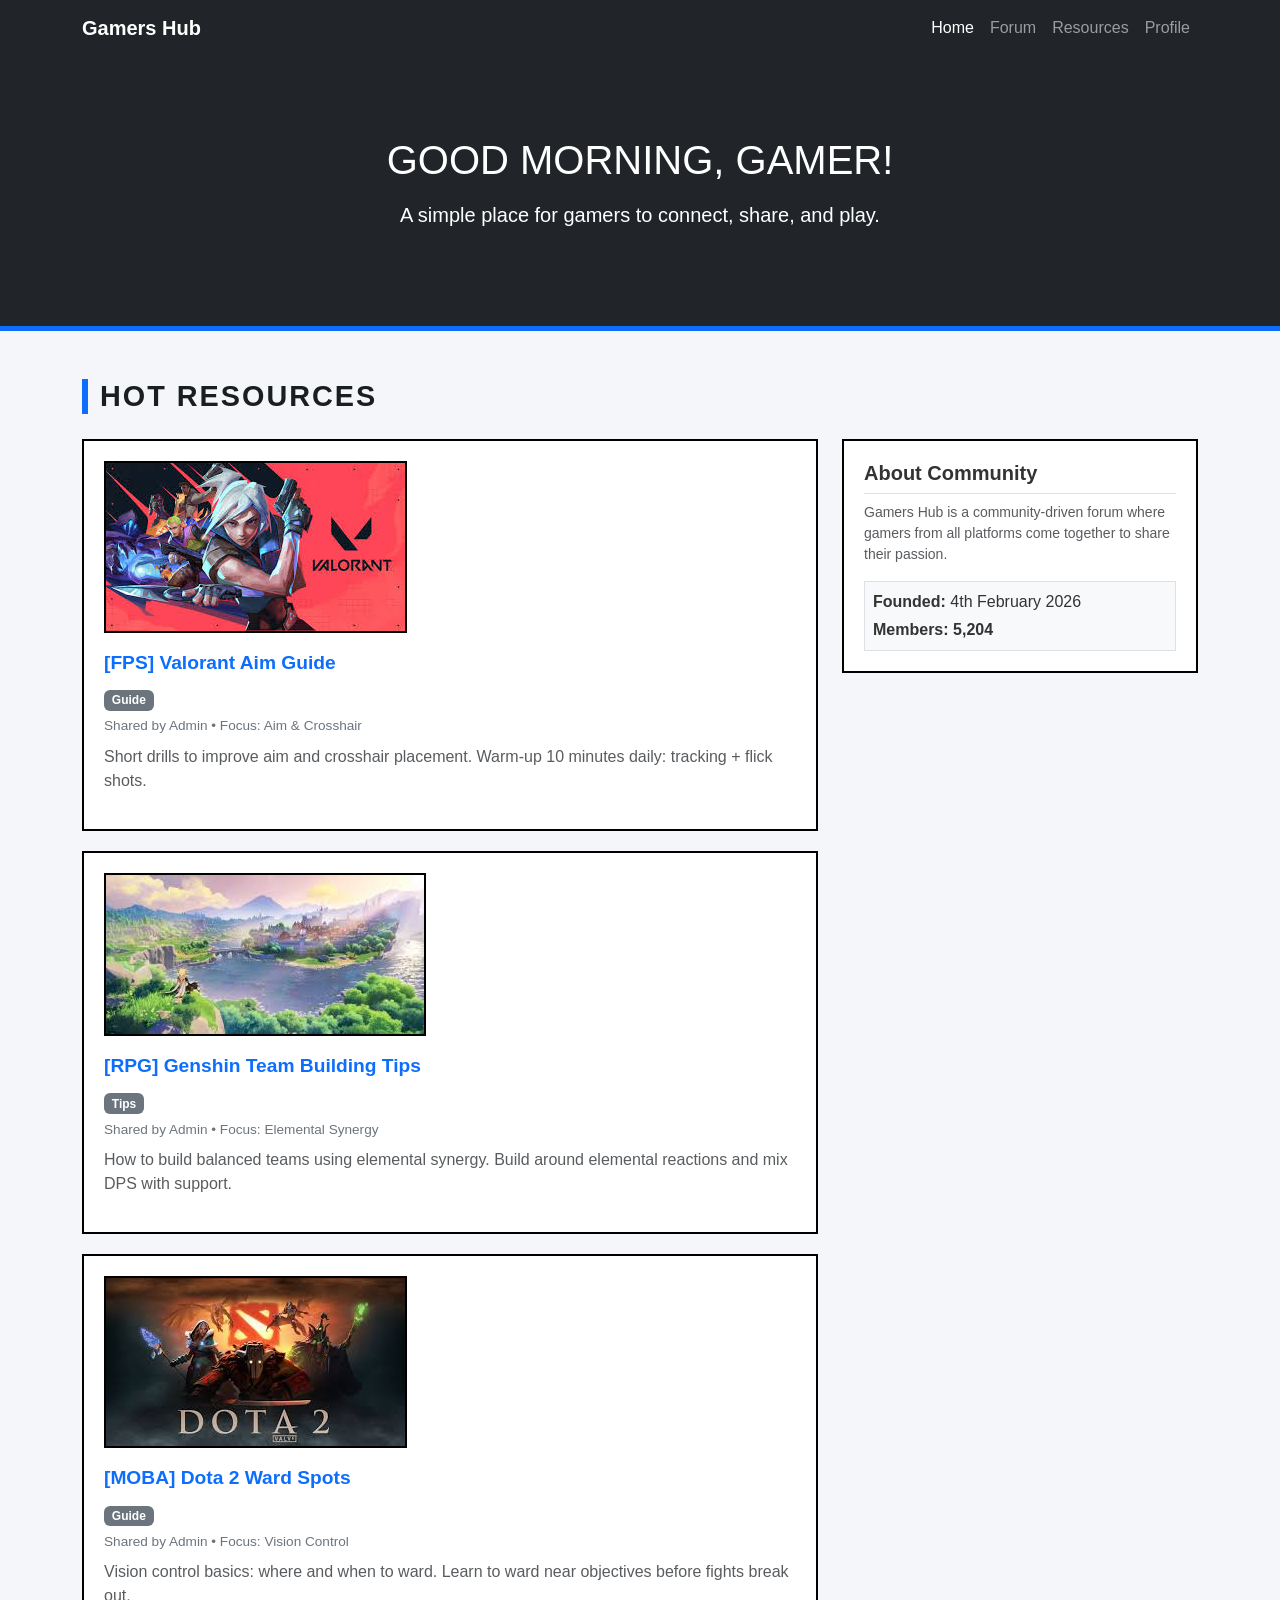
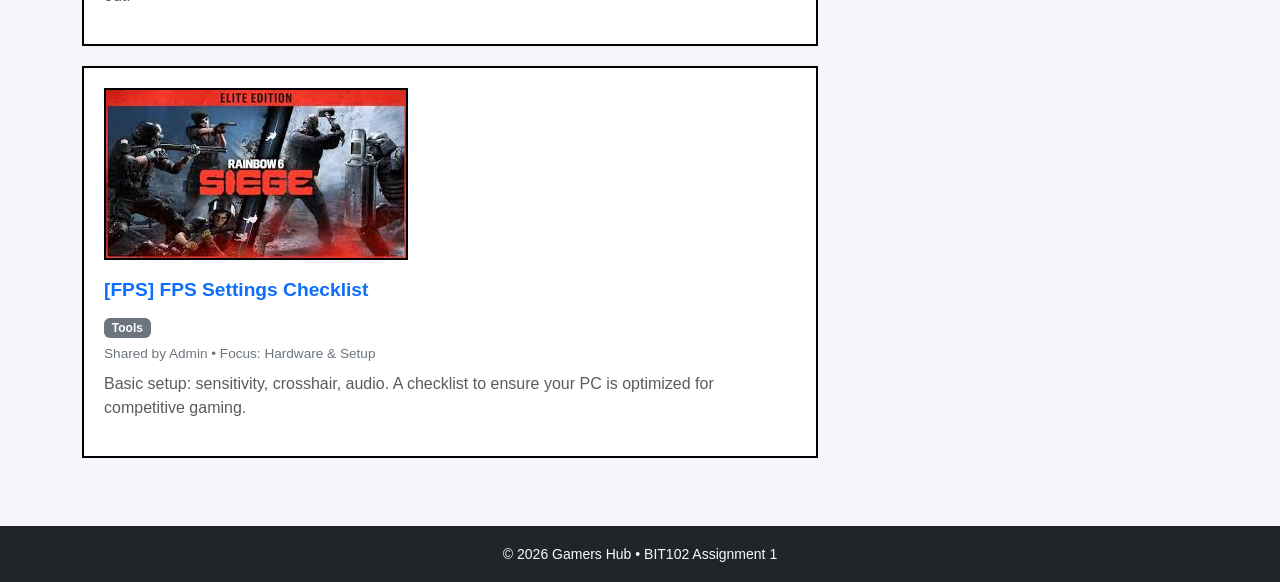
<file: index.html>
<!DOCTYPE html>
<html lang="en">
<head>
    <meta charset="UTF-8">
    <meta name="viewport" content="width=device-width, initial-scale=1.0">
    <title>Gamers Hub - Home</title>
    
    <link href="https://cdn.jsdelivr.net/npm/bootstrap@5.3.0/dist/css/bootstrap.min.css" rel="stylesheet">
    
    <style>
        /* Base Styles */
        body {
            background-color: #f4f6f9; 
            color: #333333;
            font-family: Arial, sans-serif; 
        }

        .btn, .form-control, .card, .border {
            border-radius: 0; 
        }

        /* Welcome Section */
        .welcome-box {
            background-color: #212529; 
            color: white;
            padding: 80px 20px;
            text-align: center;
            margin-top: 56px; 
            border-bottom: 5px solid #0d6efd; 
        }

        /* Title Styles */
        .main-title {
            font-family: 'Arial Black', Impact, sans-serif; 
            font-weight: 900;
            font-size: 1.8rem;
            text-transform: uppercase; 
            letter-spacing: 2px; 
            color: #1a1e21;
            border-left: 6px solid #0d6efd; 
            padding-left: 12px;
            margin-bottom: 25px;
        }

        .post-card, .sidebar-box {
            background-color: white;
            border: 2px solid #000000; /* 2px solid black border */
            padding: 20px;
            margin-bottom: 20px;
        }
        
        .post-card {
            display: none; 
        }

        .show-card {
            display: block;
        }

        /* Clickable Title Link */
        .post-title-link {
            color: #0d6efd;
            font-size: 1.2rem;
            font-weight: bold;
            margin-bottom: 10px;
            text-decoration: none; 
            display: block;
        }
        
        .post-title-link:hover {
            text-decoration: underline; 
            color: #0a58ca;
        }

        .post-meta {
            font-size: 0.85rem;
            color: #6c757d; 
            margin-top: 5px;
        }
    </style>
</head>
<body class="d-flex flex-column min-vh-100">

    <nav class="navbar navbar-expand-lg navbar-dark bg-dark fixed-top" id="topNav">
        <div class="container">
            <a class="navbar-brand fw-bold" href="index.html">Gamers Hub</a>
            <button class="navbar-toggler" type="button" data-bs-toggle="collapse" data-bs-target="#navbarNav">
                <span class="navbar-toggler-icon"></span>
            </button>
            <div class="collapse navbar-collapse" id="navbarNav">
                
                <ul class="navbar-nav ms-auto align-items-center">
                    <li class="nav-item"><a class="nav-link active" href="index.html">Home</a></li>
                    <li class="nav-item"><a class="nav-link" href="forum.html">Forum</a></li> 
                    <li class="nav-item"><a class="nav-link" href="resources.html">Resources</a></li> 
                    <li class="nav-item"><a class="nav-link" href="profile.php">Profile</a></li> 
                </ul>
            </div>
        </div>
    </nav>

    <header class="welcome-box">
        <div class="container">
            <h1 id="greetingTitle" style="font-family: 'Arial Black', Impact, sans-serif; text-transform: uppercase;">Welcome to Gamers Hub</h1>
            <p class="lead mt-3">A simple place for gamers to connect, share, and play.</p>
        </div>
    </header>

    <main class="container my-5 flex-grow-1">
        
        <h3 class="main-title">HOT Resources</h3>
        <div class="row mt-4">
            <div class="col-md-8">
                
                <div class="post-card scroll-item">
                    <img src="Valorant.jpg" alt="Valorant" class="img-fluid mb-3" style="border: 2px solid black;">
                    <a href="resources.html" class="post-title-link">[FPS] Valorant Aim Guide</a>
                    <span class="badge bg-secondary">Guide</span>
                    <div class="post-meta">Shared by Admin • Focus: Aim & Crosshair</div>
                    <p class="mt-2 text-muted">Short drills to improve aim and crosshair placement. Warm-up 10 minutes daily: tracking + flick shots.</p>
                </div>

                <div class="post-card scroll-item">
                    <img src="Genshin.jpg" alt="Genshin Impact" class="img-fluid mb-3"style="border: 2px solid black;">
                    <a href="resources.html" class="post-title-link">[RPG] Genshin Team Building Tips</a>
                    <span class="badge bg-secondary">Tips</span>
                    <div class="post-meta">Shared by Admin • Focus: Elemental Synergy</div>
                    <p class="mt-2 text-muted">How to build balanced teams using elemental synergy. Build around elemental reactions and mix DPS with support.</p>
                </div>

                <div class="post-card scroll-item">
                    <img src="Dota2.jpg" alt="Dota 2" class="img-fluid mb-3" style="border: 2px solid black;">
                    <a href="resources.html" class="post-title-link">[MOBA] Dota 2 Ward Spots</a>
                    <span class="badge bg-secondary">Guide</span>
                    <div class="post-meta">Shared by Admin • Focus: Vision Control</div>
                    <p class="mt-2 text-muted">Vision control basics: where and when to ward. Learn to ward near objectives before fights break out.</p>
                </div>
                
                <div class="post-card scroll-item">
                    <img src="FPS Gaming.jpg" alt="FPS Gaming" class="img-fluid mb-3" style="border: 2px solid black;">
                    <a href="resources.html" class="post-title-link">[FPS] FPS Settings Checklist</a>
                    <span class="badge bg-secondary">Tools</span>
                    <div class="post-meta">Shared by Admin • Focus: Hardware & Setup</div>
                    <p class="mt-2 text-muted">Basic setup: sensitivity, crosshair, audio. A checklist to ensure your PC is optimized for competitive gaming.</p>
                </div>
            </div>

            <div class="col-md-4">
                <div class="sidebar-box">
                    <h5 class="fw-bold border-bottom pb-2">About Community</h5>
                    <p class="text-muted small mt-2">Gamers Hub is a community-driven forum where gamers from all platforms come together to share their passion.</p>
                    
                    <div class="bg-light p-2 mt-3 border" style="border: 2px solid black">
                        <p class="mb-1"><strong>Founded:</strong> 4th February 2026</p>
                        <p class="mb-0"><strong>Members:</strong> <span class="fw-bold">5,204</span></p>
                    </div>
                </div>
            </div>
        </div>
        
    </main>

    <footer class="bg-dark text-light text-center py-3 mt-auto">
        <small>© 2026 Gamers Hub • BIT102 Assignment 1</small>
    </footer>

    <script src="https://cdn.jsdelivr.net/npm/bootstrap@5.3.0/dist/js/bootstrap.bundle.min.js"></script>

    <script>
        // JS Feature 1: Dynamic Greeting based on time
        function setGreeting() {
            var currentHour = new Date().getHours();
            var greetingText = "Welcome to Gamers Hub";
            
            if (currentHour < 12) {
                greetingText = "Good Morning, Gamer!";
            } else if (currentHour < 18) {
                greetingText = "Good Afternoon, Gamer!";
            } else {
                greetingText = "Good Evening, Gamer!";
            }
            
            document.getElementById('greetingTitle').innerHTML = greetingText;
        }

        // JS Feature 2: Scroll reveal logic for cards
        var cards = document.getElementsByClassName('scroll-item');
        
        function checkCardsVisibility() {
            var windowHeight = window.innerHeight; 
            
            for (var i = 0; i < cards.length; i++) {
                var rect = cards[i].getBoundingClientRect();
                
                if (rect.top < windowHeight) {
                    cards[i].className = "post-card scroll-item show-card"; 
                }
            }
        }

        window.onscroll = function() {
            checkCardsVisibility();
        };

        window.onload = function() {
            checkCardsVisibility();
            setGreeting(); 
        };
    </script>
</body>
</html>
</file>
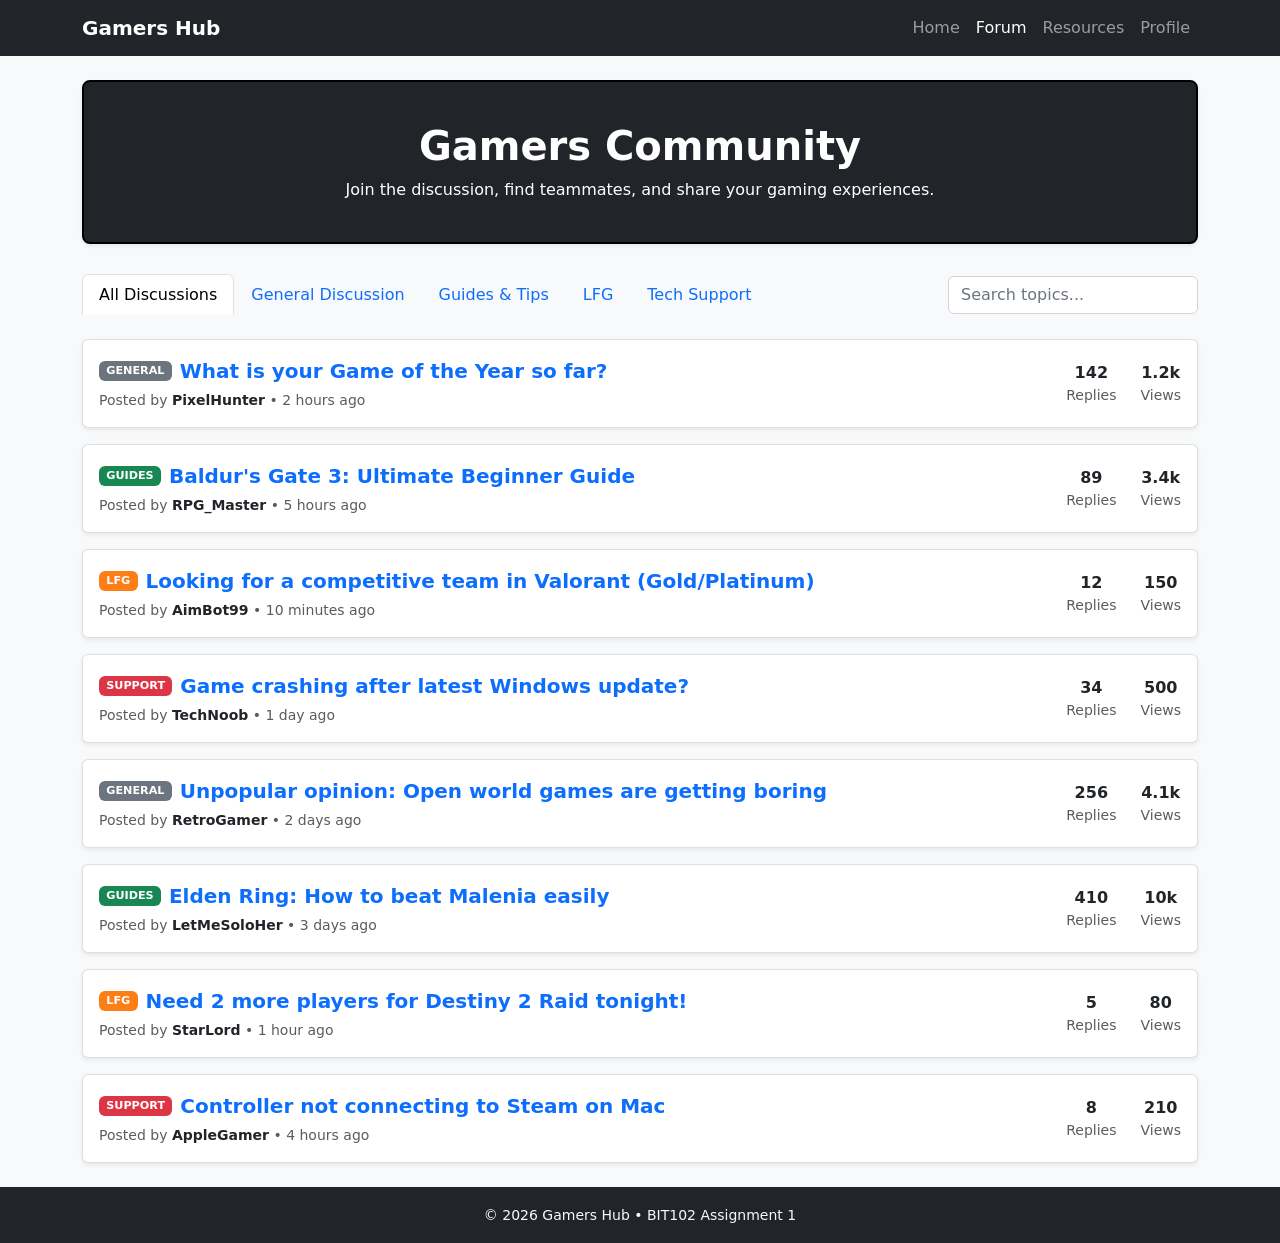
<file: forum.html>
<!DOCTYPE html>
<html lang="en">
<head>
    <meta charset="UTF-8">
    <meta name="viewport" content="width=device-width, initial-scale=1.0">
    <title>Forum - Gamers Hub</title>
    <link href="https://cdn.jsdelivr.net/npm/bootstrap@5.3.0/dist/css/bootstrap.min.css" rel="stylesheet">
    <style>
        body { 
            background-color: #f8f9fa; 
            margin: 0;
        }

       .forum-header {
            background: #212529; 
            color: white;
            padding: 40px 0;
            border-radius: 8px;
            margin-bottom: 30px;
            border: 2px solid #000000; 
        }

        .post-card {
            background: #ffffff;
            border: 1px solid rgba(0,0,0,.125);
            border-radius: 6px;
            transition: 0.2s;
            cursor: pointer;
        }
        .post-card:hover {
            box-shadow: 0 4px 12px rgba(0,0,0,.08);
            border-color: #86b7fe;
            transform: translateY(-2px);
        }
        .post-title { font-weight: 600; color: #0d6efd; text-decoration: none; }
        .post-title:hover { text-decoration: underline; }
        
        .badge-general { background-color: #6c757d; }
        .badge-guides { background-color: #198754; }
        .badge-lfg { background-color: #fd7e14; }
        .badge-support { background-color: #dc3545; }

        .search-input { background: #ffffff; border: 1px solid #ced4da; color: #212529; max-width: 250px;}
        .search-input::placeholder { color: #6c757d; }
        .search-input:focus { outline: none; border-color: #86b7fe; box-shadow: 0 0 0 0.25rem rgba(13,110,253,.25); }

        /* 修复 1：移动端滚动条隐藏优化，让横向滑动更美观 */
        .hide-scrollbar::-webkit-scrollbar { display: none; }
        .hide-scrollbar { -ms-overflow-style: none; scrollbar-width: none; }
    </style>
</head>

<body class="d-flex flex-column min-vh-100">

    <nav class="navbar navbar-expand-lg navbar-dark bg-dark">
      <div class="container">
        <a class="navbar-brand fw-bold" href="index.html">Gamers Hub</a>
        <button class="navbar-toggler" type="button" data-bs-toggle="collapse" data-bs-target="#navMenu">
          <span class="navbar-toggler-icon"></span>
        </button>
        <div class="collapse navbar-collapse" id="navMenu">
          <ul class="navbar-nav ms-auto">
            <li class="nav-item"><a class="nav-link" href="index.html">Home</a></li>
            <li class="nav-item"><a class="nav-link active" aria-current="page" href="forum.html">Forum</a></li>
            <li class="nav-item"><a class="nav-link" href="resources.html">Resources</a></li>
            <li class="nav-item"><a class="nav-link" href="profile.php">Profile</a></li>
          </ul>
        </div>
      </div>
    </nav>

    <main class="container py-4 flex-grow-1">
        <div class="forum-header text-center shadow-sm">
            <h1 class="fw-bold">Gamers Community</h1>
            <p class="mb-0">Join the discussion, find teammates, and share your gaming experiences.</p>
        </div>

        <div class="row">
            <div class="col-12">
                <div class="d-flex flex-wrap justify-content-between align-items-center mb-4 gap-3">
                    
                    <ul class="nav nav-tabs border-bottom-0 flex-nowrap overflow-x-auto hide-scrollbar" style="white-space: nowrap;" id="categoryTabs">
                        <li class="nav-item"><a class="nav-link active" href="#" onclick="filterPosts('all', this); return false;">All Discussions</a></li>
                        <li class="nav-item"><a class="nav-link" href="#" onclick="filterPosts('general', this); return false;">General Discussion</a></li>
                        <li class="nav-item"><a class="nav-link" href="#" onclick="filterPosts('guides', this); return false;">Guides & Tips</a></li>
                        <li class="nav-item"><a class="nav-link" href="#" onclick="filterPosts('lfg', this); return false;">LFG</a></li>
                        <li class="nav-item"><a class="nav-link" href="#" onclick="filterPosts('support', this); return false;">Tech Support</a></li>
                    </ul>

                    <input class="form-control search-input btn-sm" type="search" id="forumSearch" placeholder="Search topics..." onkeyup="searchPosts()">
                </div>

                <div id="postsContainer" class="d-flex flex-column gap-3"></div>
            </div>
        </div>
    </main>

    <footer class="text-light text-center py-3 mt-auto" style="background-color: #212529;">
        <small>© 2026 Gamers Hub • BIT102 Assignment 1</small>
    </footer>

    <div class="modal fade" id="postModal" tabindex="-1" aria-hidden="true">
        <div class="modal-dialog modal-lg modal-dialog-centered">
            <div class="modal-content">
                <div class="modal-header border-bottom-0 pb-0">
                    <h5 class="modal-title fw-bold text-primary" id="modalPostTitle">Post Title</h5>
                    <button type="button" class="btn-close" data-bs-dismiss="modal" aria-label="Close"></button>
                </div>
                <div class="modal-body pt-2">
                    <div class="d-flex align-items-center gap-2 mb-3">
                        <span id="modalPostCategory" class="badge bg-secondary text-uppercase">CATEGORY</span>
                        <small class="text-muted">Posted by <span id="modalPostAuthor" class="fw-bold text-dark">Author</span></small>
                    </div>
                    <p id="modalPostContent" class="fs-6" style="line-height: 1.6;"></p>
                    <hr>
                    <div class="text-muted small">
                        <span id="modalPostReplies" class="fw-bold">0</span> Replies • <span id="modalPostViews" class="fw-bold">0</span> Views
                    </div>
                </div>
                <div class="modal-footer bg-light">
                    <button type="button" class="btn btn-secondary" data-bs-dismiss="modal">Close</button>
                    <button type="button" class="btn btn-primary">Reply to Post</button>
                </div>
            </div>
        </div>
    </div>

    <script src="https://cdn.jsdelivr.net/npm/bootstrap@5.3.0/dist/js/bootstrap.bundle.min.js"></script>

    <script>
        const forumPosts = [
            { id: 1, category: 'general', title: 'What is your Game of the Year so far?', author: 'PixelHunter', replies: 142, views: '1.2k', time: '2 hours ago', content: 'We are halfway through the year! I have been playing a lot of RPGs recently, but I want to know what everyone else thinks. What is your GOTY so far and why?' },
            { id: 2, category: 'guides', title: 'Baldur\'s Gate 3: Ultimate Beginner Guide', author: 'RPG_Master', replies: 89, views: '3.4k', time: '5 hours ago', content: 'Starting BG3 can be overwhelming. Here is my ultimate guide: 1. Always use quicksave (F5). 2. Do not ignore your companions\' quests. 3. High ground gives you an advantage in combat. Let me know if you need more tips!' },
            { id: 3, category: 'lfg', title: 'Looking for a competitive team in Valorant (Gold/Platinum)', author: 'AimBot99', replies: 12, views: '150', time: '10 minutes ago', content: 'I usually play Controller (Omen/Viper) or Sentinel (Cypher). Looking for a non-toxic team to climb to Diamond this act. I play on AP servers. Add my Riot ID below if interested!' },
            { id: 4, category: 'support', title: 'Game crashing after latest Windows update?', author: 'TechNoob', replies: 34, views: '500', time: '1 day ago', content: 'Ever since Windows updated yesterday, every time I launch my games through Steam, it crashes to the desktop without an error code. Has anyone else experienced this?' },
            { id: 5, category: 'general', title: 'Unpopular opinion: Open world games are getting boring', author: 'RetroGamer', replies: 256, views: '4.1k', time: '2 days ago', content: 'Is it just me, or do most modern open-world games feel like a checklist of boring chores? I miss linear games with tightly crafted stories instead of huge empty maps.' },
            { id: 6, category: 'guides', title: 'Elden Ring: How to beat Malenia easily', author: 'LetMeSoloHer', replies: 410, views: '10k', time: '3 days ago', content: 'Malenia is tough, but using a weapon with blood loss buildup (like Rivers of Blood) makes the fight much easier. Also, dodge INTO her attacks, not away from them. Good luck Tarnished!' },
            { id: 7, category: 'lfg', title: 'Need 2 more players for Destiny 2 Raid tonight!', author: 'StarLord', replies: 5, views: '80', time: '1 hour ago', content: 'We are planning to do the Root of Nightmares raid tonight at 8 PM EST. We need two more players, preferably with Warlock wells. Mic required. Beginners welcome!' },
            { id: 8, category: 'support', title: 'Controller not connecting to Steam on Mac', author: 'AppleGamer', replies: 8, views: '210', time: '4 hours ago', content: 'I am trying to use my PS5 DualSense controller on my Mac M1 via Bluetooth. My Mac recognizes it, but Steam doesn\'t detect any inputs. Any fix?' }
        ];

        function getBadgeClass(category) {
            switch(category) {
                case 'general': return 'badge-general';
                case 'guides': return 'badge-guides';
                case 'lfg': return 'badge-lfg';
                case 'support': return 'badge-support';
                default: return 'bg-secondary';
            }
        }

        function renderPosts(posts) {
            const container = document.getElementById('postsContainer');
            if (posts.length === 0) {
                container.innerHTML = '<div class="alert alert-light text-center py-5 border">No posts found in this category.</div>';
                return;
            }

            container.innerHTML = posts.map(post => `
                <div class="post-card p-3 shadow-sm d-flex justify-content-between align-items-center flex-wrap gap-3" onclick="openPostModal(${post.id})">
                    <div class="d-flex flex-column gap-1 flex-grow-1">
                        <div class="d-flex align-items-center gap-2">
                            <span class="badge ${getBadgeClass(post.category)} text-uppercase" style="font-size: 0.7rem;">${post.category}</span>
                            <span class="post-title mb-0 fs-5">${post.title}</span>
                        </div>
                        <small class="text-muted">Posted by <span class="fw-bold text-dark">${post.author}</span> • ${post.time}</small>
                    </div>
                    <div class="d-flex gap-4 text-center text-muted small">
                        <div><div class="fw-bold text-dark fs-6">${post.replies}</div><div>Replies</div></div>
                        <div><div class="fw-bold text-dark fs-6">${post.views}</div><div>Views</div></div>
                    </div>
                </div>
            `).join('');
        }

        function filterPosts(category, element) {
            document.querySelectorAll('#categoryTabs .nav-link').forEach(tab => tab.classList.remove('active'));
            if(element) element.classList.add('active');

            const filtered = category === 'all' ? forumPosts : forumPosts.filter(p => p.category === category);
            renderPosts(filtered);
        }

        function searchPosts() {
            const query = document.getElementById('forumSearch').value.toLowerCase();
            const filtered = forumPosts.filter(p => p.title.toLowerCase().includes(query) || p.author.toLowerCase().includes(query));
            document.querySelectorAll('#categoryTabs .nav-link').forEach(tab => tab.classList.remove('active'));
            renderPosts(filtered);
        }

        let postModal; 
        function openPostModal(id) {
            const post = forumPosts.find(p => p.id === id);
            if(!post) return;

            document.getElementById('modalPostTitle').innerText = post.title;
            document.getElementById('modalPostAuthor').innerText = post.author;
            document.getElementById('modalPostContent').innerText = post.content;
            document.getElementById('modalPostReplies').innerText = post.replies;
            document.getElementById('modalPostViews').innerText = post.views;
            
            const badge = document.getElementById('modalPostCategory');
            badge.className = `badge ${getBadgeClass(post.category)} text-uppercase`;
            badge.innerText = post.category;

            if(!postModal) postModal = new bootstrap.Modal(document.getElementById('postModal'));
            postModal.show();
        }

        window.onload = () => renderPosts(forumPosts);
    </script>
</body>
</html>
</file>
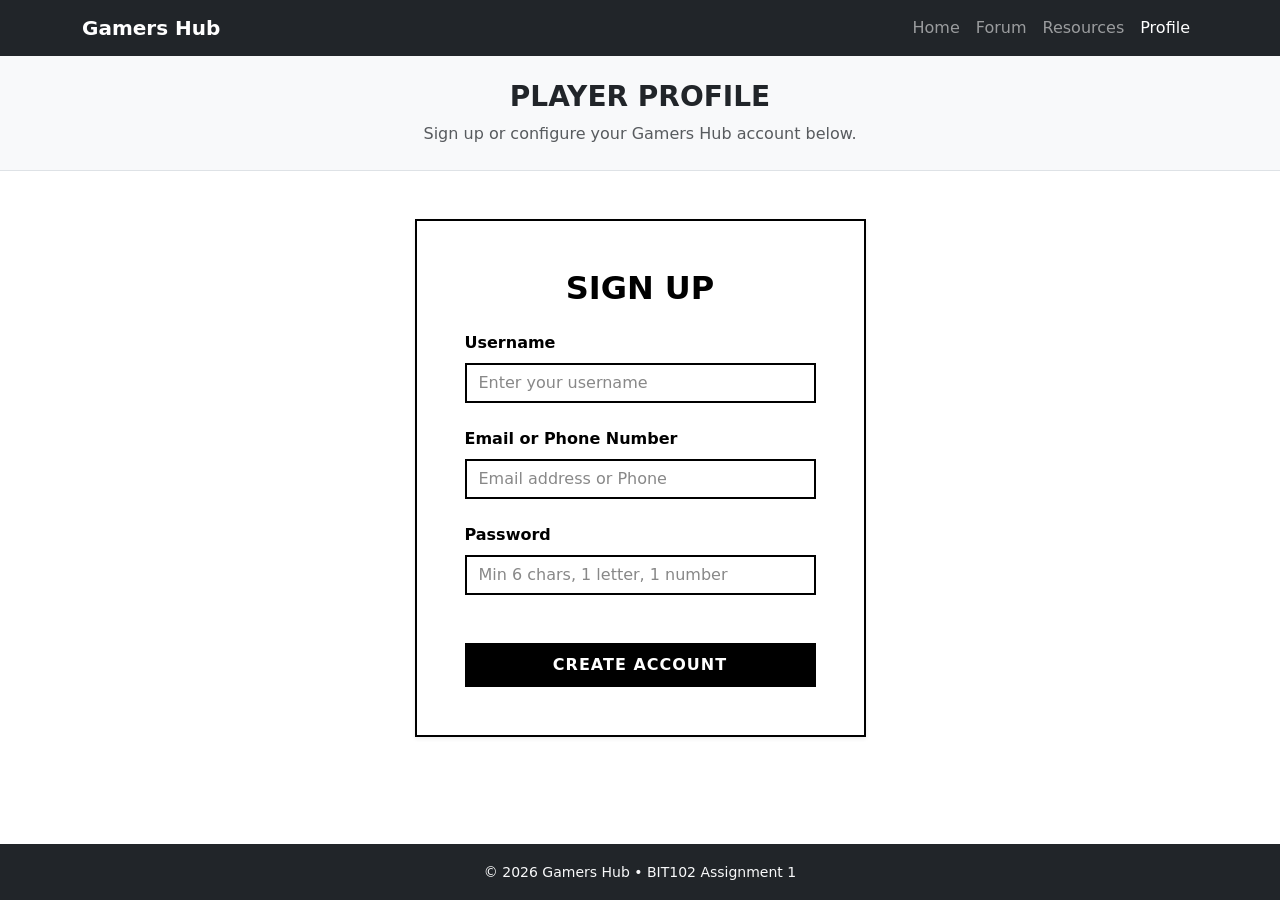
<file: profile.html>
<!DOCTYPE html>
<html lang="en">
<head>
  <meta charset="UTF-8">
  <meta name="viewport" content="width=device-width, initial-scale=1.0">
  <title>Profile - Gamers Hub</title>

  <link href="https://cdn.jsdelivr.net/npm/bootstrap@5.3.2/dist/css/bootstrap.min.css" rel="stylesheet">
  
  <style>
   
    .card.bw-card {
      background-color: #ffffff;
      color: #000000;
      border: 2px solid #000000;
      border-radius: 0; 
    }

    
    .form-control {
      background-color: #ffffff;
      color: #000000;
      border: 2px solid #000000;
      border-radius: 0;
      box-shadow: none !important; 
    }
    .form-control::placeholder {
      color: #888888; 
    }
    .form-control:focus {
      border-color: #000000;
    }

  
    .btn-submit {
      background-color: #000000; 
      color: #ffffff;
      border: 2px solid #000000;
      border-radius: 0;
      text-transform: uppercase;
      letter-spacing: 1px;
      transition: all 0.2s ease-in-out;
    }
    .btn-submit:hover {
      background-color: #ffffff;
      color: #000000;
    }

  
    .error-msg {
      color: #d32f2f;
      font-weight: bold;
      font-size: 0.85em;
      display: none; 
      margin-top: 5px;
    }
  </style>
</head>

<body class="d-flex flex-column min-vh-100">

<nav class="navbar navbar-expand-lg navbar-dark bg-dark">
  <div class="container">
    <a class="navbar-brand fw-bold" href="index.html">Gamers Hub</a>

    <button class="navbar-toggler" type="button" data-bs-toggle="collapse" data-bs-target="#navMenu">
      <span class="navbar-toggler-icon"></span>
    </button>

    <div class="collapse navbar-collapse" id="navMenu">
      <ul class="navbar-nav ms-auto">
        <li class="nav-item">
          <a class="nav-link" href="index.html">Home</a>
        </li>
        <li class="nav-item">
          <a class="nav-link" href="forum.html">Forum</a>
        </li>
        <li class="nav-item">
          <a class="nav-link" href="resources.html">Resources</a>
        </li>
        <li class="nav-item">
          <a class="nav-link active" href="profile.html">Profile</a>
        </li>
      </ul>
    </div>
  </div>
</nav>

<header class="py-4 bg-light border-bottom">
  <div class="container text-center">
    <h1 class="h3 fw-bold text-uppercase">Player Profile</h1>
    <p class="text-muted mb-0">Sign up or configure your Gamers Hub account below.</p>
  </div>
</header>

<main class="container my-5 flex-grow-1">
  <div class="row justify-content-center">
    <div class="col-12 col-md-8 col-lg-5">
      <div class="card bw-card shadow-sm">
        <div class="card-body p-4 p-md-5">
          <h2 class="text-center fw-bold mb-4">SIGN UP</h2>
          
          <form id="gamerSignupForm" novalidate>
            <div class="mb-4">
              <label for="username" class="form-label fw-bold">Username</label>
              <input type="text" class="form-control" id="username" placeholder="Enter your username">
              <div id="usernameError" class="error-msg">Username must be at least 3 characters.</div>
            </div>

            <div class="mb-4">
              <label for="contact" class="form-label fw-bold">Email or Phone Number</label>
              <input type="text" class="form-control" id="contact" placeholder="Email address or Phone">
              <div id="contactError" class="error-msg">Please enter a valid email or phone number.</div>
            </div>

            <div class="mb-5">
              <label for="password" class="form-label fw-bold">Password</label>
              <input type="password" class="form-control" id="password" placeholder="Min 6 chars, 1 letter, 1 number">
              <div id="passwordError" class="error-msg">Password must be at least 6 characters (includes 1 letter & 1 number).</div>
            </div>

            <button type="submit" class="btn w-100 fw-bold btn-submit py-2">Create Account</button>
          </form>

        </div>
      </div>
    </div>
  </div>
</main>

<footer class="bg-dark text-light text-center py-3 mt-auto">
  <small>© 2026 Gamers Hub • BIT102 Assignment 1</small>
</footer>

<script src="https://cdn.jsdelivr.net/npm/bootstrap@5.3.2/dist/js/bootstrap.bundle.min.js"></script>

<script>
  window.addEventListener("DOMContentLoaded", function() {
    
    const form = document.querySelector("#gamerSignupForm");

   
    form.addEventListener("submit", function(e) {
      let isValid = true;

      const username = document.querySelector("#username").value.trim();
      const contact = document.querySelector("#contact").value.trim();
      const password = document.querySelector("#password").value;

      if (username.length < 3) {
        document.querySelector("#usernameError").style.display = "block";
        isValid = false;
      } else {
        document.querySelector("#usernameError").style.display = "none";
      }

    
    let isEmail = false;
      let isPhone = false;

      if (contact.includes("@") && contact.includes(".")) {
        isEmail = true;
      }

      if (contact.length >= 8 && contact.length <= 15 && !isNaN(contact)) {
        isPhone = true;
      }

      if (isEmail === false && isPhone === false) {
        document.querySelector("#contactError").style.display = "block";
        isValid = false;
      } else {
        document.querySelector("#contactError").style.display = "none";
      }

      let hasLetter = false;
      let hasNumber = false;

      for (let i = 0; i < password.length; i++) {
        let char = password[i];
        if ((char >= 'A' && char <= 'Z') || (char >= 'a' && char <= 'z')) {
          hasLetter = true;
        }
        if (char >= '0' && char <= '9') {
          hasNumber = true;
        }
      }

      if (password.length < 6 || hasLetter === false || hasNumber === false) {
        document.querySelector("#passwordError").style.display = "block";
        isValid = false;
      } else {
        document.querySelector("#passwordError").style.display = "none";
      }

      if (!isValid) {
        e.preventDefault(); 
      } else {
        e.preventDefault(); 
        alert("Account Created Successfully!\nWelcome, " + username + "!");
        form.reset(); 
      }
    });


    function setBackground(e) {
      if (e.type === "focus") {
        e.target.style.backgroundColor = "#f8f9fa"; 
      } else if (e.type === "blur") {
        e.target.style.backgroundColor = "#ffffff"; 
      }
    }

    const inputFields = document.querySelectorAll("input[type=text], input[type=password]");
    for (let field of inputFields) {
      field.addEventListener("focus", setBackground);
      field.addEventListener("blur", setBackground);
    }
  });
</script>

</body>
</html>
</file>
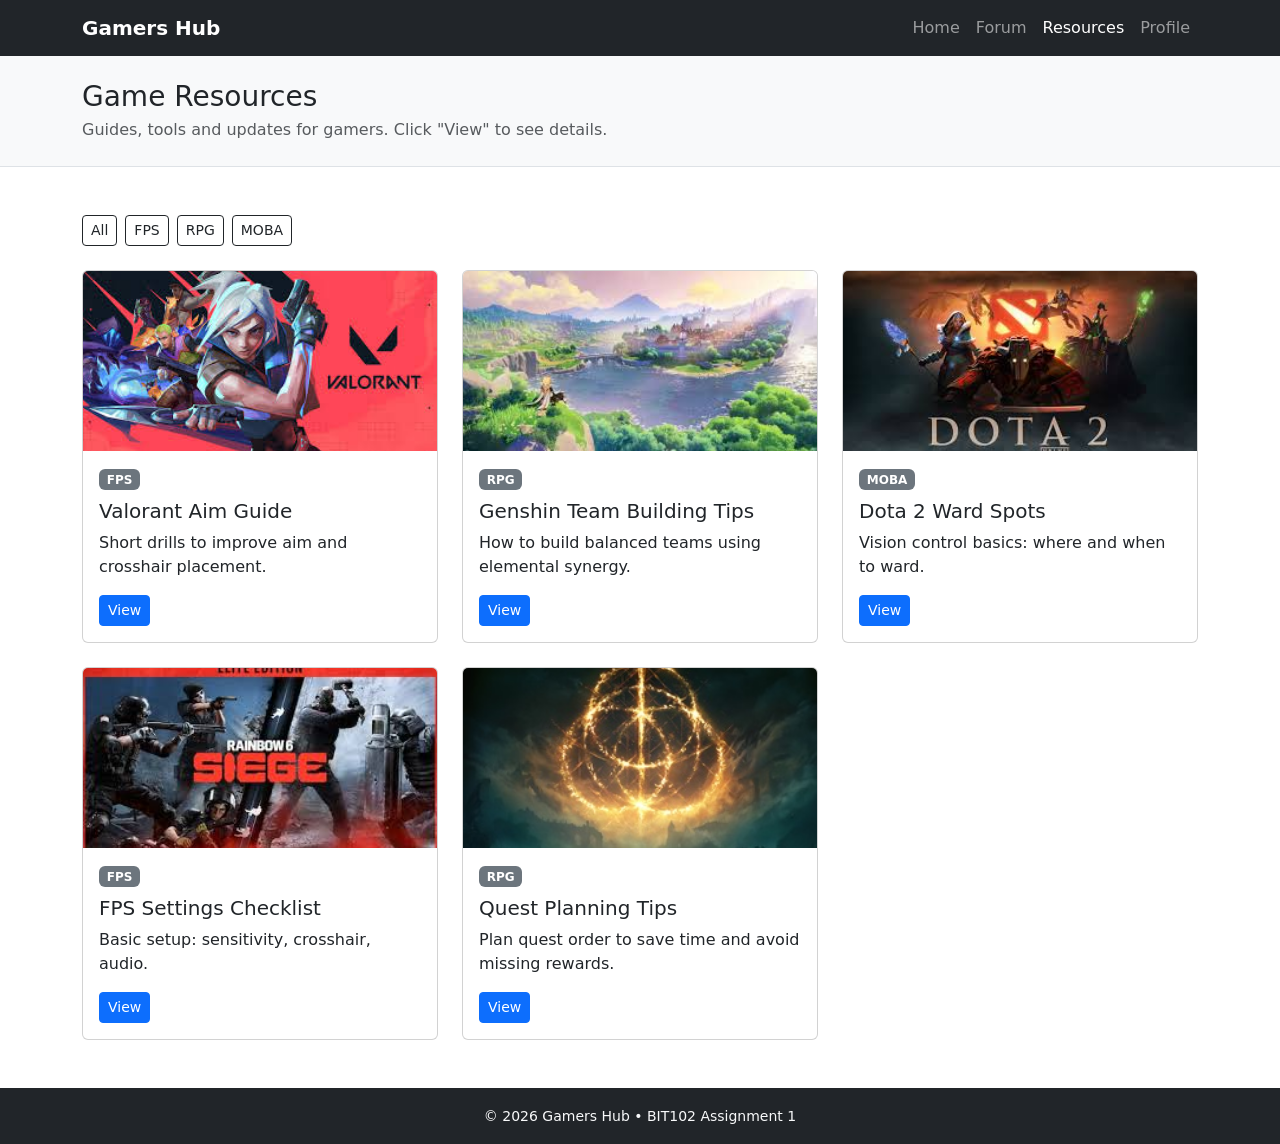
<file: resources.html>
<!DOCTYPE html>
<html lang="en">
<head>
<meta charset="UTF-8">
<meta name="viewport" content="width=device-width, initial-scale=1.0">
<title>Resources - Gamers Hub</title>

<link href="https://cdn.jsdelivr.net/npm/bootstrap@5.3.2/dist/css/bootstrap.min.css" rel="stylesheet"/>

<style>
body{margin:0;}
.card-img-top{height:180px;object-fit:cover;}
</style>
</head>

<body class="d-flex flex-column min-vh-100">

<nav class="navbar navbar-expand-lg navbar-dark bg-dark">
<div class="container">
<a class="navbar-brand fw-bold" href="index.html">Gamers Hub</a>
<button class="navbar-toggler" type="button" data-bs-toggle="collapse" data-bs-target="#navMenu">
<span class="navbar-toggler-icon"></span>
</button>

<div class="collapse navbar-collapse" id="navMenu">
<ul class="navbar-nav ms-auto">
<li class="nav-item"><a class="nav-link" href="index.html">Home</a></li>
<li class="nav-item"><a class="nav-link" href="forum.html">Forum</a></li>
<li class="nav-item"><a class="nav-link active" href="resources.html">Resources</a></li>
<li class="nav-item"><a class="nav-link" href="profile.php">Profile</a></li>
</ul>
</div>
</div>
</nav>

<header class="py-4 bg-light border-bottom">
<div class="container">
<h1 class="h3 mb-1">Game Resources</h1>
<p class="text-muted mb-0">Guides, tools and updates for gamers. Click "View" to see details.</p>
</div>
</header>

<main class="container my-5 flex-grow-1">

<div class="d-flex flex-wrap gap-2 mb-4">
<button class="btn btn-outline-dark btn-sm filter-btn" data-filter="all">All</button>
<button class="btn btn-outline-dark btn-sm filter-btn" data-filter="FPS">FPS</button>
<button class="btn btn-outline-dark btn-sm filter-btn" data-filter="RPG">RPG</button>
<button class="btn btn-outline-dark btn-sm filter-btn" data-filter="MOBA">MOBA</button>
</div>

<div class="row g-4" id="resourcesGrid">

<div class="col-12 col-md-6 col-lg-4 resource-card" data-category="FPS">
<div class="card h-100">
<img src="Valorant.jpg" class="card-img-top">
<div class="card-body">
<span class="badge bg-secondary">FPS</span>
<h5 class="card-title mt-2">Valorant Aim Guide</h5>
<p class="card-text">Short drills to improve aim and crosshair placement.</p>
<button class="btn btn-primary btn-sm view-btn"
data-title="Valorant Aim Guide"
data-body="Practice tracking and flick shots daily to improve accuracy.">
View
</button>
</div>
</div>
</div>

<div class="col-12 col-md-6 col-lg-4 resource-card" data-category="RPG">
<div class="card h-100">
<img src="Genshin.jpg" class="card-img-top">
<div class="card-body">
<span class="badge bg-secondary">RPG</span>
<h5 class="card-title mt-2">Genshin Team Building Tips</h5>
<p class="card-text">How to build balanced teams using elemental synergy.</p>
<button class="btn btn-primary btn-sm view-btn"
data-title="Genshin Team Building Tips"
data-body="Use one main DPS with support characters for balance.">
View
</button>
</div>
</div>
</div>

<div class="col-12 col-md-6 col-lg-4 resource-card" data-category="MOBA">
<div class="card h-100">
<img src="Dota2.jpg" class="card-img-top">
<div class="card-body">
<span class="badge bg-secondary">MOBA</span>
<h5 class="card-title mt-2">Dota 2 Ward Spots</h5>
<p class="card-text">Vision control basics: where and when to ward.</p>
<button class="btn btn-primary btn-sm view-btn"
data-title="Dota 2 Ward Spots"
data-body="Place wards near objectives to control map vision.">
View
</button>
</div>
</div>
</div>

<div class="col-12 col-md-6 col-lg-4 resource-card" data-category="FPS">
<div class="card h-100">
<img src="FPS Gaming.jpg" class="card-img-top">
<div class="card-body">
<span class="badge bg-secondary">FPS</span>
<h5 class="card-title mt-2">FPS Settings Checklist</h5>
<p class="card-text">Basic setup: sensitivity, crosshair, audio.</p>
<button class="btn btn-primary btn-sm view-btn"
data-title="FPS Settings Checklist"
data-body="Adjust sensitivity and graphics settings for better performance.">
View
</button>
</div>
</div>
</div>

<div class="col-12 col-md-6 col-lg-4 resource-card" data-category="RPG">
<div class="card h-100">
<img src="Elden.jpg" class="card-img-top">
<div class="card-body">
<span class="badge bg-secondary">RPG</span>
<h5 class="card-title mt-2">Quest Planning Tips</h5>
<p class="card-text">Plan quest order to save time and avoid missing rewards.</p>
<button class="btn btn-primary btn-sm view-btn"
data-title="Quest Planning Tips"
data-body="Focus on main quests first then side quests.">
View
</button>
</div>
</div>
</div>

</div>
</main>

<footer class="bg-dark text-light text-center py-3 mt-auto">
<small>© 2026 Gamers Hub • BIT102 Assignment 1</small>
</footer>

<div class="modal fade" id="resourceModal" tabindex="-1">
<div class="modal-dialog modal-lg modal-dialog-centered">
<div class="modal-content">
<div class="modal-header">
<h5 class="modal-title" id="modalTitle">Resource</h5>
<button type="button" class="btn-close" data-bs-dismiss="modal"></button>
</div>
<div class="modal-body" id="modalBody"></div>
</div>
</div>
</div>

<script src="https://cdn.jsdelivr.net/npm/bootstrap@5.3.2/dist/js/bootstrap.bundle.min.js"></script>

<script>
const modal=new bootstrap.Modal(document.getElementById('resourceModal'));

document.addEventListener('click',(e)=>{
const btn=e.target.closest('.view-btn');
if(!btn)return;

document.getElementById('modalTitle').textContent=btn.dataset.title;
document.getElementById('modalBody').textContent=btn.dataset.body;
modal.show();
});

document.querySelectorAll('.filter-btn').forEach((b)=>{
b.addEventListener('click',()=>{
const filter=b.dataset.filter;
document.querySelectorAll('.resource-card').forEach((card)=>{
const match=(filter==='all')||(card.dataset.category===filter);
card.style.display=match?'':'none';
});
});
});
</script>

</body>
</html>
</file>
